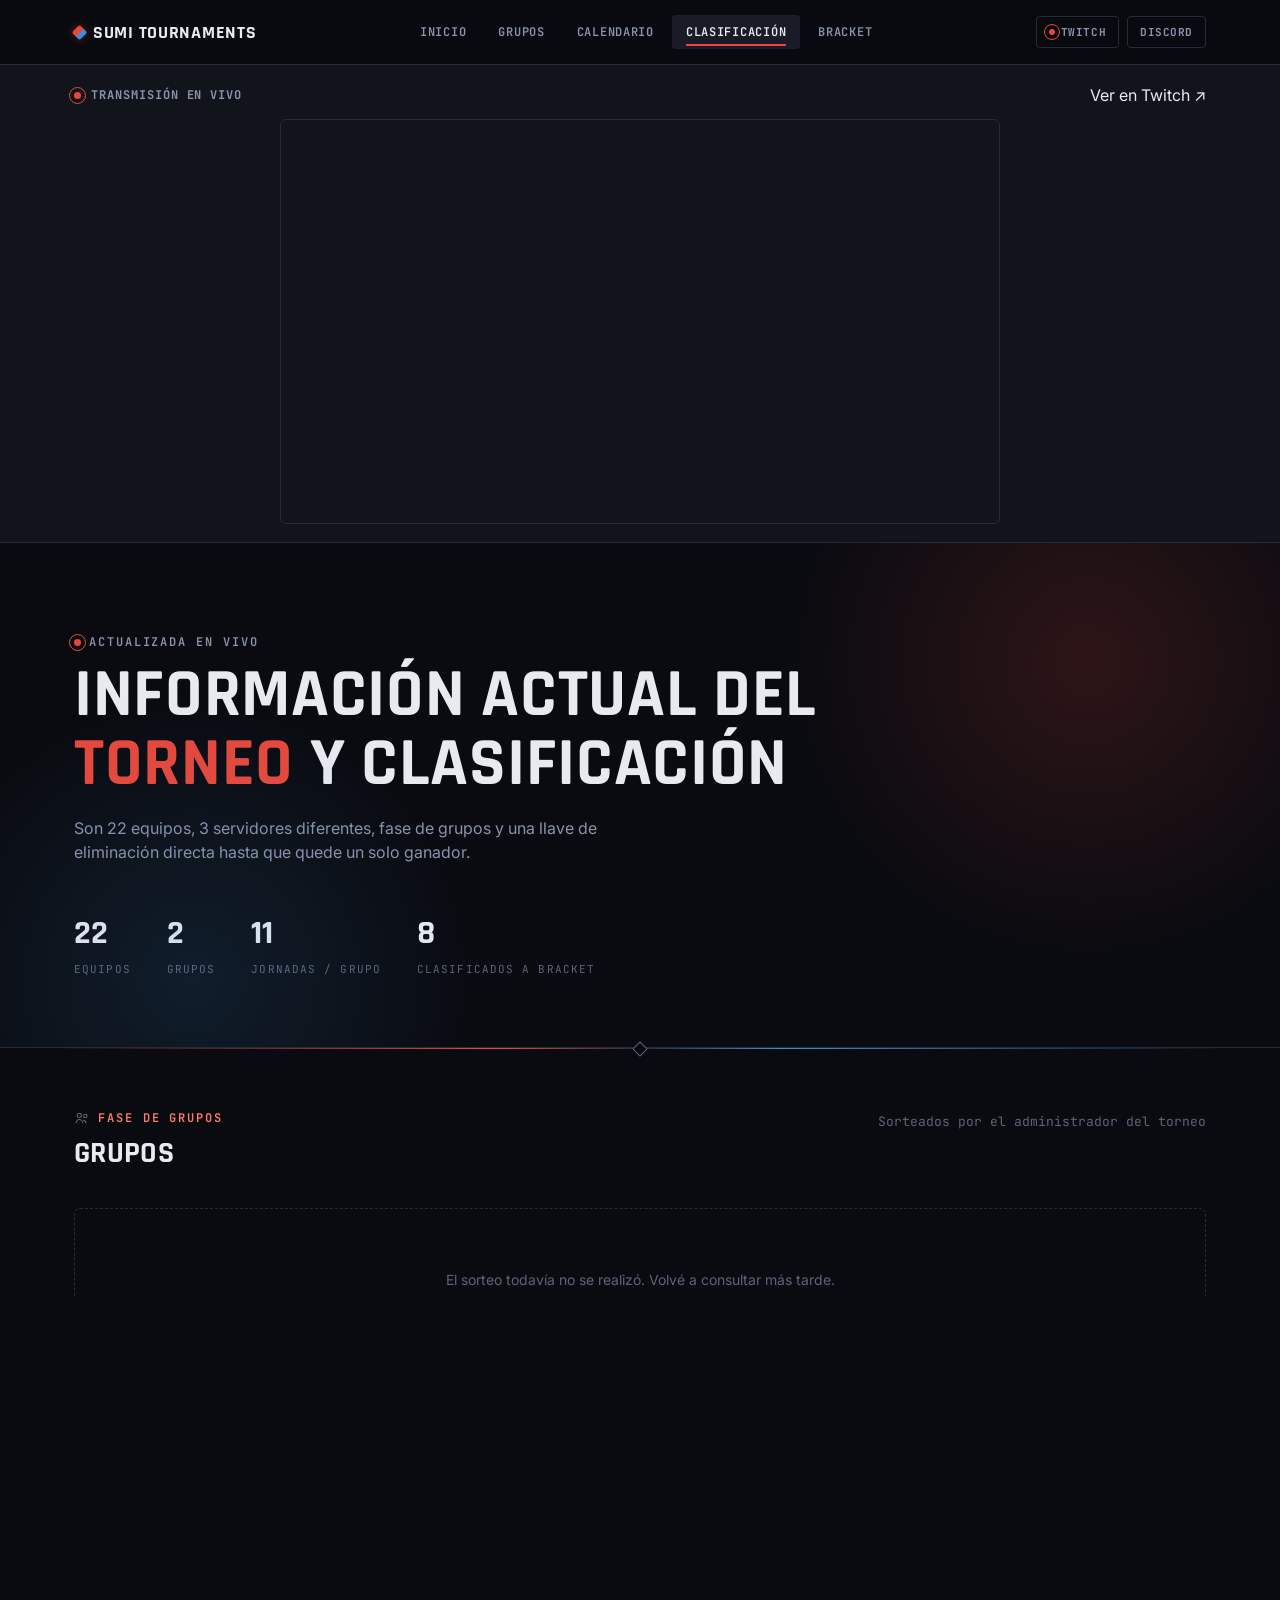
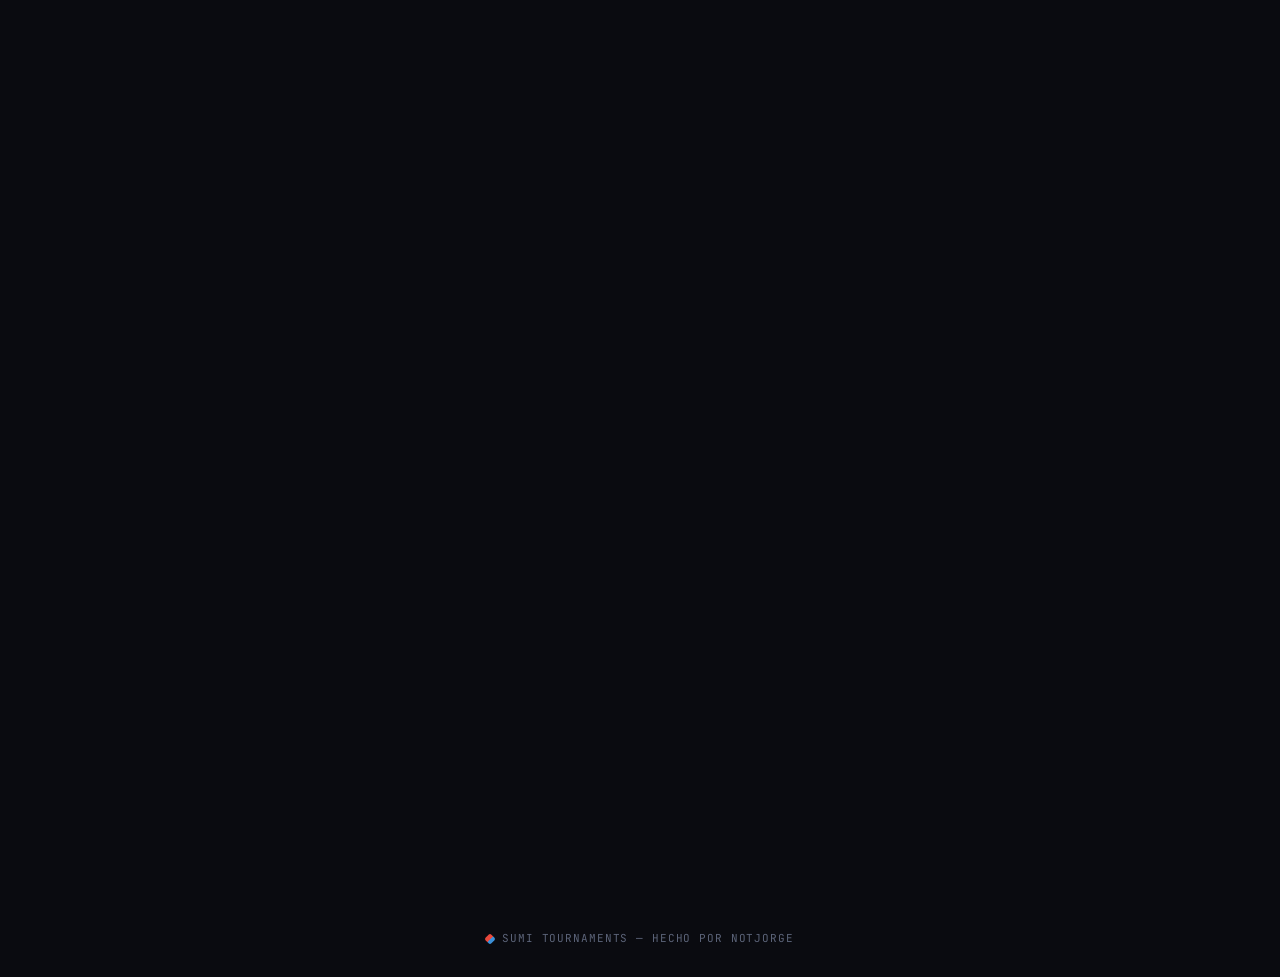
<file: index.html>
<!DOCTYPE html>
<html lang="es">
<head>
<meta charset="UTF-8" />
<title>Sumi Tournaments — Sitio Oficial</title>
<meta name="viewport" content="width=device-width, initial-scale=1" />
<link rel="stylesheet" href="css/style.css" />
</head>
<body>

<nav class="navbar">
  <div class="container nav-inner">
    <div class="nav-brand"><span class="brand-mark"></span>Sumi Tournaments</div>
    <div class="nav-links" id="navLinks">
      <a href="#inicio">Inicio</a>
      <a href="#grupos">Grupos</a>
      <a href="#calendario">Calendario</a>
      <a href="#clasificacion">Clasificación</a>
      <a href="#bracket">Bracket</a>
    </div>
    <div class="nav-social" id="navSocial"></div>
    <button class="nav-toggle" id="navToggle">☰</button>
  </div>
</nav>

<section class="twitch-bar" id="twitchBar" style="display:none;">
  <div class="container twitch-bar-inner">
    <div class="twitch-bar-head">
      <span class="live-dot"></span>
      <span class="twitch-bar-title">Transmisión en vivo</span>
      <a id="twitchOpenLink" href="#" target="_blank" rel="noopener" class="btn btn-ghost btn-sm">Ver en Twitch ↗</a>
    </div>
    <div class="twitch-embed-wrap">
      <iframe id="twitchEmbedFrame" allowfullscreen scrolling="no" frameborder="0"></iframe>
    </div>
  </div>
</section>

<header class="hero" id="inicio">
  <div class="container">
    <div class="eyebrow eyebrow-live"><span class="live-dot"></span>Actualizada en vivo</div>
    <h1 class="hero-title reveal-in"> Información actual del <span class="accent">torneo</span> y clasificación </h1>
    <p class="hero-sub reveal-in delay-1">Son 22 equipos, 3 servidores diferentes, fase de grupos y una llave de eliminación directa hasta que quede un solo ganador.</p>
    <div class="hero-stats reveal-in delay-2">
      <div class="hero-stat"><div class="num">22</div><div class="label">Equipos</div></div>
      <div class="hero-stat"><div class="num">2</div><div class="label">Grupos</div></div>
      <div class="hero-stat"><div class="num">11</div><div class="label">Jornadas / grupo</div></div>
      <div class="hero-stat"><div class="num">8</div><div class="label">Clasificados a bracket</div></div>
    </div>
  </div>
</header>

<div class="vs-divider"></div>

<section class="block reveal" id="grupos">
  <div class="container">
    <div class="section-head">
      <div>
        <div class="eyebrow"><svg class="section-icon" viewBox="0 0 24 24" fill="none" stroke="currentColor" stroke-width="1.6"><circle cx="8" cy="8" r="3.2"/><circle cx="17" cy="9" r="2.6"/><path d="M3 20c0-3.3 2.4-5.8 5-5.8s5 2.5 5 5.8"/><path d="M13.4 15.2c2.6.3 4.6 2.4 4.6 4.8"/></svg>Fase de grupos</div>
        <h2 class="section-title">Grupos</h2>
      </div>
      <div class="section-note">Sorteados por el administrador del torneo</div>
    </div>
    <div id="groupsWrap"></div>
  </div>
</section>

<div class="vs-divider"></div>

<section class="block reveal" id="calendario">
  <div class="container">
    <div class="section-head">
      <div>
        <div class="eyebrow"><svg class="section-icon" viewBox="0 0 24 24" fill="none" stroke="currentColor" stroke-width="1.6"><rect x="3.5" y="5" width="17" height="15" rx="2"/><path d="M3.5 9.5h17"/><path d="M8 3v4M16 3v4"/></svg>Jornadas</div>
        <h2 class="section-title">Calendario</h2>
      </div>
      <div class="section-note">Ida · 11 jornadas por grupo</div>
    </div>
    <div id="scheduleWrap"></div>
  </div>
</section>

<div class="vs-divider"></div>

<section class="block reveal" id="clasificacion">
  <div class="container">
    <div class="section-head">
      <div>
        <div class="eyebrow"><svg class="section-icon" viewBox="0 0 24 24" fill="none" stroke="currentColor" stroke-width="1.6"><path d="M4 20V10M12 20V4M20 20v-7"/></svg>Tabla de posiciones</div>
        <h2 class="section-title">Clasificación</h2>
      </div>
      <div class="section-note">Top 4 de cada grupo avanza al bracket</div>
    </div>
    <div id="standingsWrap"></div>
  </div>
</section>

<div class="vs-divider"></div>

<section class="block reveal" id="bracket" style="border-bottom:none;">
  <div class="container">
    <div class="section-head">
      <div>
        <div class="eyebrow"><svg class="section-icon" viewBox="0 0 24 24" fill="none" stroke="currentColor" stroke-width="1.6"><path d="M4 6h5M4 18h5M9 6v5.2c0 .5.4 1 1 1h4M9 18v-5.2c0-.5.4-1 1-1h4M17 6a2 2 0 1 0 0 4 2 2 0 0 0 0-4ZM17 14a2 2 0 1 0 0 4 2 2 0 0 0 0-4Z"/></svg>Fase final</div>
        <h2 class="section-title">Bracket</h2>
      </div>
      <div class="section-note">Top 8 · eliminación directa</div>
    </div>
    <div id="bracketWrap"></div>
  </div>
</section>

<footer><span class="brand-mark small"></span>Sumi Tournaments — hecho por NotJorge</footer>

<script src="js/config.js"></script>
<script src="js/data.js"></script>
<script src="js/schedule.js"></script>
<script src="js/standings.js"></script>
<script src="js/bracket.js"></script>
<script src="js/app.js"></script>
</body>
</html>
</file>
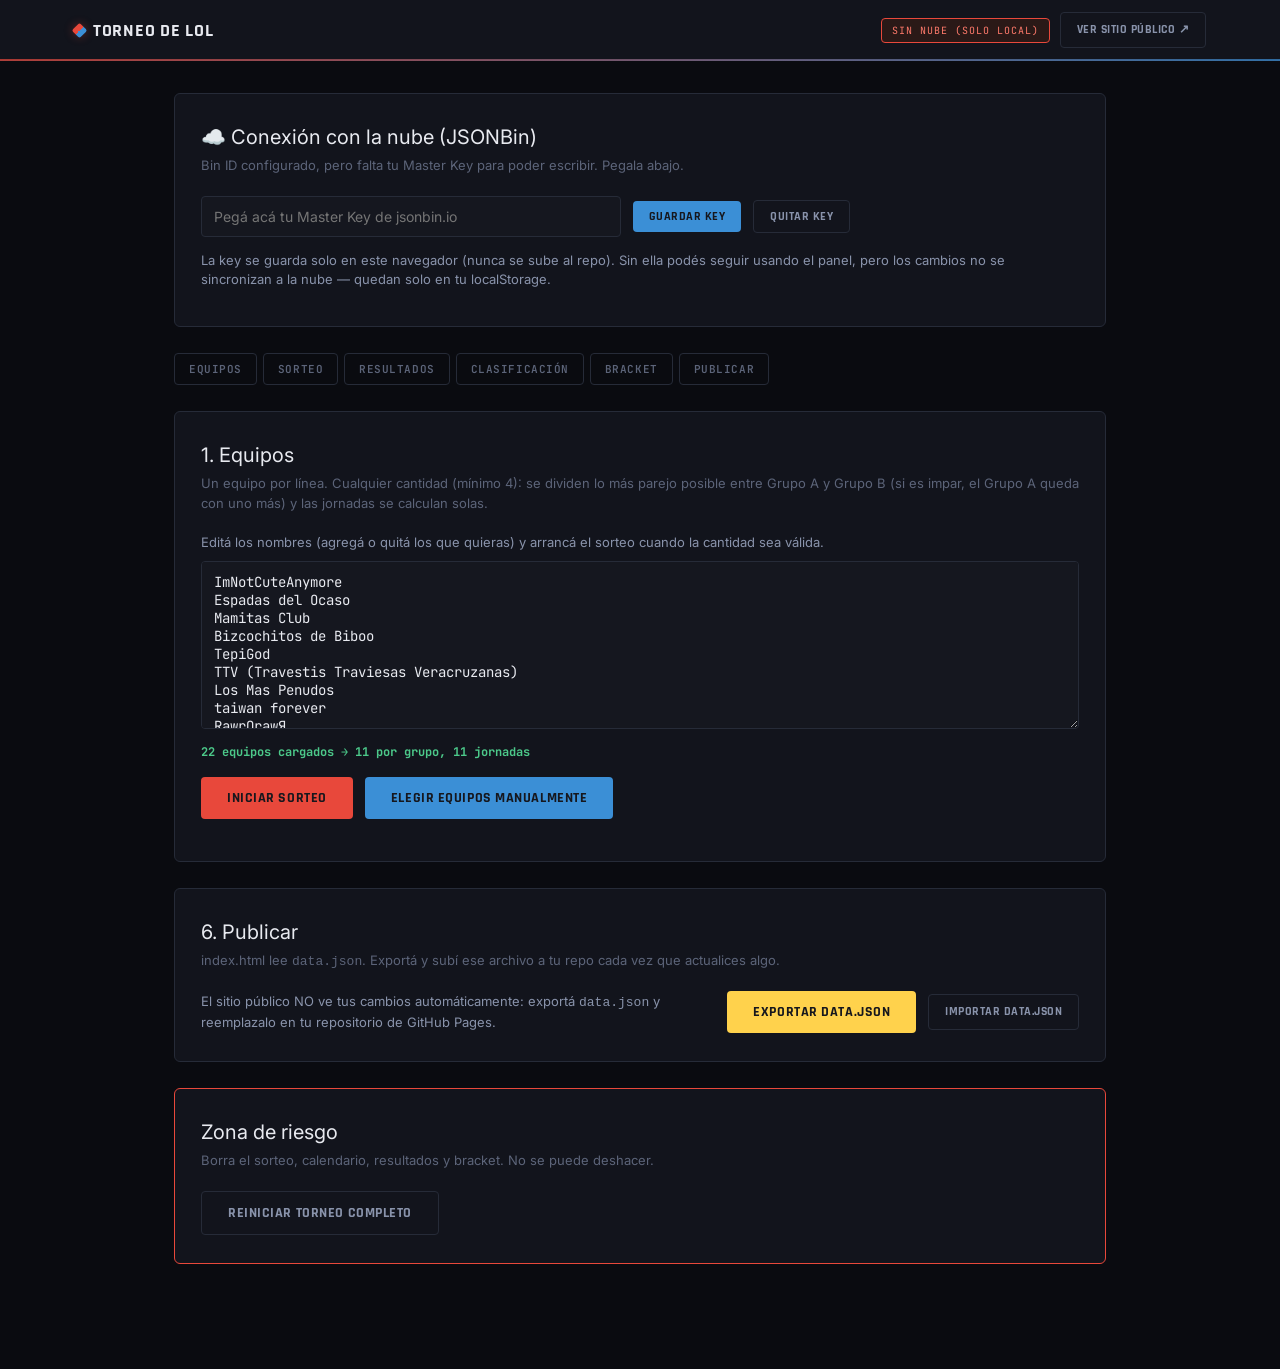
<file: admin.html>
<!DOCTYPE html>
<html lang="es">
<head>
<meta charset="UTF-8" />
<title>Torneo de LoL — Panel de administrador</title>
<meta name="viewport" content="width=device-width, initial-scale=1" />

<link rel="stylesheet" href="css/style.css" />
<link rel="stylesheet" href="css/admin.css" />

</head>


<body class="admin-body">


<!-- TODO EL PANEL ADMIN -->

<div id="adminContent">



<div class="admin-topbar">

  <div class="container admin-topbar-inner">

    <div class="nav-brand">
      <span class="brand-mark"></span>
      Torneo de LoL
    </div>

    <div class="admin-topbar-links">

      <span class="admin-badge" id="cloudStatus">
        <span class="live-dot"></span>
        Modo admin
      </span>

      <a href="index.html" 
      class="btn btn-ghost btn-sm" 
      target="_blank">
        Ver sitio público ↗
      </a>

    </div>

  </div>

</div>



<main class="admin-main">

  <!-- Conexión con la nube (JSONBin) -->
  <section class="admin-panel" id="panelCloud">
    <div class="admin-panel-title">☁️ Conexión con la nube (JSONBin)</div>
    <div class="admin-panel-sub" id="cloudSub"></div>
    <div class="actions-row">
      <input type="text" id="jsonbinKeyInput" placeholder="Pegá acá tu Master Key de jsonbin.io" style="max-width:420px;" />
      <button id="saveKeyBtn" class="btn btn-secondary btn-sm">Guardar key</button>
      <button id="clearKeyBtn" class="btn btn-ghost btn-sm">Quitar key</button>
    </div>
    <div class="field-hint" style="margin-top:10px;">La key se guarda solo en este navegador (nunca se sube al repo). Sin ella podés seguir usando el panel, pero los cambios no se sincronizan a la nube — quedan solo en tu localStorage.</div>
  </section>

  <div class="admin-steps" id="stepsBar"></div>

  <!-- PASO 1: Equipos -->
  <section class="admin-panel" id="panelTeams">
    <div class="admin-panel-title">1. Equipos</div>
    <div class="admin-panel-sub">Un equipo por línea. Cualquier cantidad (mínimo 4): se dividen lo más parejo posible entre Grupo A y Grupo B (si es impar, el Grupo A queda con uno más) y las jornadas se calculan solas.</div>
    <div class="field-hint">Editá los nombres (agregá o quitá los que quieras) y arrancá el sorteo cuando la cantidad sea válida.</div>
    <textarea id="teamsInput" rows="8"></textarea>
    <div id="teamCount" class="count-line"></div>
    <div class="actions-row" style="margin-top:16px;">
      <button id="drawStartBtn" class="btn btn-primary">Iniciar sorteo</button>
      <button id="manualStartBtn" class="btn btn-secondary">Elegir equipos manualmente</button>
    </div>
  </section>

  <!-- PASO 2b: Asignación manual de grupos -->
  <section class="admin-panel" id="panelManual" style="display:none;">
    <div class="admin-panel-title">2. Asignación manual de grupos</div>
    <div class="admin-panel-sub">Repartí los equipos entre los dos grupos vos mismo (uno por línea en cada caja). Tenés que usar cada equipo cargado exactamente una vez entre los dos grupos — podés mover nombres de una caja a la otra libremente.</div>
    <div class="actions-row">
      <button id="manualEditTeamsBtn" class="btn btn-ghost btn-sm">← Volver a la lista de equipos</button>
    </div>
    <div class="pods-grid">
      <div class="pod A">
        <div class="pod-label">Grupo A</div>
        <textarea id="manualGroupA" rows="10"></textarea>
      </div>
      <div class="pod B">
        <div class="pod-label">Grupo B</div>
        <textarea id="manualGroupB" rows="10"></textarea>
      </div>
    </div>
    <div id="manualStatus" class="count-line"></div>
    <div class="actions-row" style="margin-top:16px;">
      <button id="manualConfirmBtn" class="btn btn-primary">Confirmar grupos</button>
    </div>
  </section>

  <!-- PASO 2: Sorteo -->
  <section class="admin-panel" id="panelDraw" style="display:none;">
    <div class="admin-panel-title">2. Sorteo en vivo</div>
    <div class="admin-panel-sub">Revelación equipo por equipo, alternando Grupo A / Grupo B.</div>
    <div class="actions-row">
      <button id="revealBtn" class="btn btn-primary">Sortear equipo</button>
      <button id="muteBtn" class="icon-btn" title="Silenciar">🔊</button>
      <button id="editTeamsBtn" class="btn btn-ghost btn-sm">Editar equipos</button>
      <button id="editGroupsManualBtn" class="btn btn-ghost btn-sm">Editar grupos a mano</button>
    </div>
    <div id="drawStatus" class="status-line"></div>
    <div class="pods-grid">
      <div class="pod A"><div class="pod-label">Grupo A</div><div id="slotsA"></div></div>
      <div class="pod B"><div class="pod-label">Grupo B</div><div id="slotsB"></div></div>
    </div>
    <div class="actions-row">
      <button id="genScheduleBtn" class="btn btn-secondary" style="display:none;">Generar calendario</button>
    </div>
  </section>

  <!-- PASO 3: Resultados -->
  <section class="admin-panel" id="panelResults" style="display:none;">
    <div class="admin-panel-title">3. Resultados</div>
    <div class="admin-panel-sub">Cargá el marcador de cada partido. La clasificación se recalcula sola.</div>
    <button class="btn btn-ghost btn-sm" id="regenScheduleBtn" style="margin-bottom:14px;" title="Vuelve a armar el calendario con los mismos grupos (por ejemplo, para corregir el bug de equipos impares). Borra los resultados ya cargados.">🔄 Regenerar calendario</button>
    <div class="tabs">
      <button class="tab" id="resTabA" data-group="A">Grupo A</button>
      <button class="tab" id="resTabB" data-group="B">Grupo B</button>
    </div>
    <div class="tabs" id="resRoundTabs"></div>
    <div id="resultsList"></div>
  </section>

  <!-- PASO 4: Clasificación -->
  <section class="admin-panel" id="panelStandings" style="display:none;">
    <div class="admin-panel-title">4. Clasificación</div>
    <div class="admin-panel-sub">Se calcula sola a partir de los resultados cargados. Top 4 clasifica.</div>
    <div id="standingsAdminWrap" class="groups-grid"></div>
  </section>

  <!-- PASO 5: Bracket -->
  <section class="admin-panel" id="panelBracket" style="display:none;">
    <div class="admin-panel-title">5. Bracket (Top 8)</div>
    <div class="admin-panel-sub">Se arma solo con los 4 primeros de cada grupo: A1-B4, A2-B3, B1-A4, B2-A3.</div>
    <div class="actions-row">
      <button id="genBracketBtn" class="btn btn-primary">Generar bracket (Top 8)</button>
      <button id="rebuildBracketBtn" class="btn btn-ghost btn-sm" style="display:none;">Rehacer bracket</button>
    </div>
    <div id="bracketNotice" class="bracket-info-line"></div>
    <div id="championBannerAdmin" class="champion-banner" style="display:none;"></div>
    <div id="bracketAdminWrap"></div>
  </section>

  <!-- PASO 6: Publicar -->
  <section class="admin-panel" id="panelPublish">
    <div class="admin-panel-title">6. Publicar</div>
    <div class="admin-panel-sub">index.html lee <code>data.json</code>. Exportá y subí ese archivo a tu repo cada vez que actualices algo.</div>
    <div class="export-panel">
      <div class="hint">El sitio público NO ve tus cambios automáticamente: exportá <code>data.json</code> y reemplazalo en tu repositorio de GitHub Pages.</div>
      <div class="actions-row" style="margin-bottom:0;">
        <button id="exportBtn" class="btn btn-gold">Exportar data.json</button>
        <label class="btn btn-ghost btn-sm" style="cursor:pointer;">Importar data.json
          <input type="file" id="importInput" accept="application/json" style="display:none;" />
        </label>
      </div>
    </div>
  </section>

  <section class="admin-panel danger-zone">
    <div class="admin-panel-title">Zona de riesgo</div>
    <div class="admin-panel-sub">Borra el sorteo, calendario, resultados y bracket. No se puede deshacer.</div>
    <button id="resetAllBtn" class="btn btn-ghost">Reiniciar torneo completo</button>
  </section>

</main>




<script src="js/config.js"></script>
<script src="js/data.js"></script>
<script src="js/schedule.js"></script>
<script src="js/standings.js"></script>
<script src="js/bracket.js"></script>
<script src="js/draw.js"></script>
<script src="js/admin.js"></script>

</div>


</body>
</html>
</file>
<file: css/style.css>
/* =========================================================
   style.css — Sistema de diseño del sitio público
   ---------------------------------------------------------
   Paleta: fondo casi negro, superficie grafito, rojo/azul
   como identidad de Grupo A / Grupo B, oro para el campeón.
   Tipografía: Rajdhani (display, angular/esports) + Inter (texto).
   ========================================================= */

@import url("https://fonts.googleapis.com/css2?family=Rajdhani:wght@600;700&family=Inter:wght@400;500;600;700&family=JetBrains+Mono:wght@600&display=swap");

:root {
  --bg: #0A0B10;
  --surface: #12141C;
  --surface-2: #191C26;
  --surface-3: #15171F;
  --border: #262B38;
  --text: #E8EAF0;
  --text-dim: #8993AB;
  --text-mute: #5C6479;

  --red: #E8483B;
  --red-soft: #FF7A6B;
  --red-bg: #2A1917;
  --blue: #3B8FD6;
  --blue-soft: #6FB4EE;
  --blue-bg: #16202C;
  --gold: #FFD24C;
  --gold-dim: #C9A13A;
  --green: #4CC98A;

  --font-display: "Rajdhani", sans-serif;
  --font-body: "Inter", sans-serif;
  --font-mono: "JetBrains Mono", monospace;

  --radius: 6px;
  --shadow-lg: 0 20px 50px -20px rgba(0,0,0,0.6);
}

* { box-sizing: border-box; }
html { scroll-behavior: smooth; }
body {
  margin: 0;
  background:
    linear-gradient(var(--bg), var(--bg)),
    repeating-linear-gradient(0deg, rgba(232,234,240,0.025) 0 1px, transparent 1px 64px),
    repeating-linear-gradient(90deg, rgba(232,234,240,0.025) 0 1px, transparent 1px 64px);
  background-blend-mode: normal;
  color: var(--text);
  font-family: var(--font-body);
  line-height: 1.5;
}
img { max-width: 100%; display: block; }
a { color: inherit; text-decoration: none; }
::selection { background: var(--red); color: var(--bg); }

*:focus-visible {
  outline: 2px solid var(--gold);
  outline-offset: 2px;
}

@media (prefers-reduced-motion: reduce) {
  * { animation-duration: 0.01ms !important; animation-iteration-count: 1 !important; transition-duration: 0.01ms !important; scroll-behavior: auto !important; }
}

.container { max-width: 1180px; margin: 0 auto; padding: 0 24px; }

.eyebrow {
  font-family: var(--font-mono);
  font-size: 12px;
  font-weight: 600;
  letter-spacing: 0.16em;
  text-transform: uppercase;
  color: var(--red-soft);
  display: flex;
  align-items: center;
  gap: 8px;
}

.section-icon {
  width: 16px;
  height: 16px;
  flex-shrink: 0;
  color: var(--text-mute);
}

/* ---------- Marca: diamante partido rojo/azul ---------- */
.brand-mark {
  width: 11px;
  height: 11px;
  flex-shrink: 0;
  transform: rotate(45deg);
  background: conic-gradient(from 180deg, var(--red) 0deg 180deg, var(--blue) 180deg 360deg);
  border-radius: 2px;
  box-shadow: 0 0 10px rgba(232, 72, 59, 0.35);
}
.brand-mark.small { width: 8px; height: 8px; margin-right: 8px; vertical-align: -1px; display: inline-block; box-shadow: none; }

/* ---------- Indicador "en vivo" ---------- */
.live-dot {
  width: 7px;
  height: 7px;
  border-radius: 50%;
  background: var(--red);
  display: inline-block;
  position: relative;
  flex-shrink: 0;
}
.live-dot::after {
  content: "";
  position: absolute;
  inset: -5px;
  border-radius: 50%;
  border: 1px solid var(--red);
  animation: livePulse 1.8s ease-out infinite;
}
@keyframes livePulse {
  0% { transform: scale(0.6); opacity: 0.9; }
  100% { transform: scale(2.1); opacity: 0; }
}
.eyebrow-live { color: var(--text-dim); }

/* ---------- Divisor firma: A vs B ---------- */
.vs-divider {
  position: relative;
  height: 1px;
  background: linear-gradient(90deg, transparent, var(--red) 38%, var(--border) 50%, var(--blue) 62%, transparent);
  max-width: 1180px;
  margin: 0 auto;
}
.vs-divider::after {
  content: "";
  position: absolute;
  left: 50%;
  top: 50%;
  width: 9px;
  height: 9px;
  transform: translate(-50%, -50%) rotate(45deg);
  background: var(--bg);
  border: 1px solid var(--text-mute);
}

/* ---------- Revelado en scroll ---------- */
.reveal { opacity: 0; transform: translateY(22px); transition: opacity 0.6s ease, transform 0.6s ease; }
.reveal.visible { opacity: 1; transform: translateY(0); }

.reveal-in { opacity: 0; transform: translateY(14px); animation: heroIn 0.7s ease forwards; }
.reveal-in.delay-1 { animation-delay: 0.12s; }
.reveal-in.delay-2 { animation-delay: 0.24s; }
@keyframes heroIn { to { opacity: 1; transform: translateY(0); } }

h1, h2, h3 {
  font-family: var(--font-display);
  font-weight: 700;
  text-transform: uppercase;
  letter-spacing: 0.01em;
  margin: 0;
}

/* ---------- Navegación ---------- */
.navbar {
  position: sticky;
  top: 0;
  z-index: 100;
  background: rgba(10, 11, 16, 0.85);
  backdrop-filter: blur(10px);
  border-bottom: 1px solid var(--border);
}
.nav-inner {
  display: flex;
  align-items: center;
  justify-content: space-between;
  height: 64px;
}
.nav-brand {
  font-family: var(--font-display);
  font-weight: 700;
  font-size: 18px;
  letter-spacing: 0.04em;
  text-transform: uppercase;
  display: flex;
  align-items: center;
  gap: 8px;
}
.nav-links { display: flex; gap: 4px; }
.nav-links a {
  position: relative;
  font-family: var(--font-mono);
  font-size: 12px;
  font-weight: 600;
  letter-spacing: 0.06em;
  text-transform: uppercase;
  color: var(--text-dim);
  padding: 8px 14px;
  border-radius: 4px;
  transition: color 0.15s ease, background 0.15s ease;
}
.nav-links a::after {
  content: "";
  position: absolute;
  left: 14px; right: 14px; bottom: 3px;
  height: 2px;
  background: var(--red);
  transform: scaleX(0);
  transform-origin: left;
  transition: transform 0.25s ease;
}
.nav-links a:hover, .nav-links a.active { color: var(--text); background: var(--surface-2); }
.nav-links a.active::after { transform: scaleX(1); }
.nav-toggle { display: none; background: none; border: 1px solid var(--border); color: var(--text); padding: 8px 10px; border-radius: 4px; cursor: pointer; }

.nav-social { display: flex; gap: 8px; }
.nav-social-btn {
  display: inline-flex; align-items: center; gap: 6px;
  font-family: var(--font-mono); font-size: 11px; font-weight: 700;
  letter-spacing: 0.05em; text-transform: uppercase;
  padding: 7px 12px; border-radius: 4px; border: 1px solid var(--border);
  color: var(--text-dim); transition: color 0.15s ease, border-color 0.15s ease, background 0.15s ease;
}
.nav-social-btn:hover { color: var(--text); border-color: var(--text-mute); background: var(--surface-2); }
.nav-social-btn.twitch:hover { color: #A970FF; border-color: #A970FF; }
.nav-social-btn.discord:hover { color: #7289DA; border-color: #7289DA; }
.nav-social-btn .live-dot { width: 6px; height: 6px; }

/* ---------- Twitch: barra con el embed en vivo ---------- */
.twitch-bar { background: var(--surface); border-bottom: 1px solid var(--border); padding: 18px 0; }
.twitch-bar-head { display: flex; align-items: center; gap: 10px; margin-bottom: 12px; }
.twitch-bar-title { font-family: var(--font-mono); font-size: 12px; font-weight: 700; letter-spacing: 0.08em; text-transform: uppercase; color: var(--text-dim); flex: 1; }
.twitch-embed-wrap { position: relative; width: 100%; max-width: 720px; margin: 0 auto; aspect-ratio: 16 / 9; border-radius: var(--radius); overflow: hidden; border: 1px solid var(--border); }
.twitch-embed-wrap iframe { position: absolute; inset: 0; width: 100%; height: 100%; border: 0; }

/* ---------- Hero ---------- */
.hero {
  padding: 90px 0 70px;
  border-bottom: 1px solid var(--border);
  position: relative;
  overflow: hidden;
}
.hero::before {
  content: "";
  position: absolute;
  top: -40%; right: -10%;
  width: 640px; height: 640px;
  background: radial-gradient(circle, rgba(232,72,59,0.16), transparent 65%);
  pointer-events: none;
  animation: orbFloat 12s ease-in-out infinite;
}
.hero::after {
  content: "";
  position: absolute;
  bottom: -50%; left: -10%;
  width: 640px; height: 640px;
  background: radial-gradient(circle, rgba(59,143,214,0.14), transparent 65%);
  pointer-events: none;
  animation: orbFloat 12s ease-in-out infinite reverse;
}
@keyframes orbFloat {
  0%, 100% { transform: translate(0, 0); }
  50% { transform: translate(-24px, 18px); }
}
.hero-title {
  font-size: clamp(38px, 6vw, 68px);
  line-height: 1.02;
  margin-top: 10px;
  max-width: 780px;
}
.hero-title .accent { color: var(--red); }
.hero-sub { color: var(--text-dim); max-width: 560px; margin-top: 16px; font-size: 16px; }
.hero-stats {
  display: flex;
  gap: 36px;
  margin-top: 44px;
  flex-wrap: wrap;
}
.hero-stat { transition: transform 0.2s ease; }
.hero-stat:hover { transform: translateY(-3px); }
.hero-stat .num { font-family: var(--font-display); font-size: 34px; font-weight: 700; color: var(--text); }
.hero-stat .label { font-family: var(--font-mono); font-size: 11px; letter-spacing: 0.1em; text-transform: uppercase; color: var(--text-mute); margin-top: 2px; }

/* ---------- Secciones ---------- */
section.block { padding: 60px 0; }
.section-head { margin-bottom: 32px; display: flex; align-items: baseline; justify-content: space-between; gap: 16px; flex-wrap: wrap; }
.section-title { font-size: 30px; margin-top: 4px; }
.section-note { color: var(--text-mute); font-size: 13px; font-family: var(--font-mono); }

.empty-state {
  text-align: center;
  padding: 60px 20px;
  color: var(--text-mute);
  border: 1px dashed var(--border);
  border-radius: var(--radius);
  font-size: 14px;
}

/* ---------- Grupos ---------- */
.groups-grid { display: grid; grid-template-columns: 1fr 1fr; gap: 20px; }
.group-card {
  background: var(--surface);
  border: 1px solid var(--border);
  border-radius: var(--radius);
  overflow: hidden;
  transition: transform 0.2s ease, border-color 0.2s ease, box-shadow 0.2s ease;
}
.group-card:hover {
  transform: translateY(-3px);
  box-shadow: var(--shadow-lg);
}
.group-card.A:hover { border-color: var(--red); }
.group-card.B:hover { border-color: var(--blue); }
.group-card .gc-head {
  padding: 16px 20px;
  font-family: var(--font-display);
  font-weight: 700;
  font-size: 16px;
  letter-spacing: 0.06em;
  text-transform: uppercase;
  border-bottom: 1px solid var(--border);
}
.group-card.A .gc-head { color: var(--red-soft); border-top: 3px solid var(--red); background: var(--red-bg); }
.group-card.B .gc-head { color: var(--blue-soft); border-top: 3px solid var(--blue); background: var(--blue-bg); }
.group-list { list-style: none; margin: 0; padding: 6px 0; }
.group-list li {
  display: flex;
  align-items: center;
  gap: 12px;
  padding: 10px 20px;
  font-size: 14px;
  font-weight: 600;
  border-bottom: 1px solid var(--border);
  transition: background 0.15s ease, padding-left 0.15s ease;
}
.group-list li:last-child { border-bottom: none; }
.group-list li:hover { background: var(--surface-2); padding-left: 24px; }
.group-list .idx { font-family: var(--font-mono); color: var(--text-mute); font-size: 12px; width: 18px; }

/* ---------- Calendario ---------- */
.round-tabs { display: flex; gap: 6px; flex-wrap: wrap; margin-bottom: 20px; }
.round-tab-btn {
  font-family: var(--font-mono);
  font-size: 11px;
  font-weight: 600;
  letter-spacing: 0.04em;
  text-transform: uppercase;
  padding: 7px 13px;
  border-radius: 4px;
  border: 1px solid var(--border);
  background: transparent;
  color: var(--text-mute);
  cursor: pointer;
}
.round-tab-btn.active { background: var(--surface-2); color: var(--text); border-color: var(--text-mute); }
.match-time { display: block; font-family: var(--font-mono); font-size: 10px; color: var(--text-mute); margin-top: 3px; }
.group-toggle { display: flex; gap: 8px; margin-bottom: 18px; }
.group-toggle-btn {
  font-family: var(--font-display);
  font-weight: 700;
  letter-spacing: 0.05em;
  text-transform: uppercase;
  padding: 10px 22px;
  border-radius: 4px;
  border: 1px solid var(--border);
  background: transparent;
  color: var(--text-mute);
  cursor: pointer;
}
.group-toggle-btn.active.A { color: var(--red-soft); border-color: var(--red); background: var(--red-bg); }
.group-toggle-btn.active.B { color: var(--blue-soft); border-color: var(--blue); background: var(--blue-bg); }

.match-card {
  display: grid;
  grid-template-columns: 1fr auto 1fr;
  align-items: center;
  gap: 14px;
  background: var(--surface);
  border: 1px solid var(--border);
  border-radius: var(--radius);
  padding: 16px 20px;
  margin-bottom: 10px;
  transition: transform 0.15s ease, border-color 0.15s ease;
  animation: cardIn 0.35s ease both;
}
.match-card:hover { transform: translateX(3px); border-color: var(--text-mute); }
.match-card.A { border-left: 3px solid var(--red); }
.match-card.B { border-left: 3px solid var(--blue); }
@keyframes cardIn { from { opacity: 0; transform: translateY(6px); } to { opacity: 1; transform: translateY(0); } }
.match-team { font-weight: 700; font-size: 15px; overflow: hidden; text-overflow: ellipsis; white-space: nowrap; }
.match-team.right { text-align: right; }
.match-center { text-align: center; }
.match-score { font-family: var(--font-mono); font-size: 20px; font-weight: 700; }
.match-vs { font-family: var(--font-mono); font-size: 12px; color: var(--text-mute); font-weight: 600; }
.match-status {
  display: block;
  margin-top: 4px;
  font-family: var(--font-mono);
  font-size: 10px;
  letter-spacing: 0.08em;
  text-transform: uppercase;
}
.match-status.pending { color: var(--text-mute); }
.match-status.live { color: var(--red-soft); }
.match-status.done { color: var(--green); }

/* ---------- Clasificación ---------- */
.standings-table { width: 100%; border-collapse: collapse; background: var(--surface); border: 1px solid var(--border); border-radius: var(--radius); overflow: hidden; }
.standings-table th, .standings-table td { padding: 12px 14px; text-align: center; font-size: 13px; border-bottom: 1px solid var(--border); transition: background 0.15s ease; }
.standings-table tbody tr:hover td { background: var(--surface-2); }
.standings-table th {
  font-family: var(--font-mono);
  font-size: 10px;
  letter-spacing: 0.08em;
  text-transform: uppercase;
  color: var(--text-mute);
  background: var(--surface-3);
}
.standings-table td.team-cell { text-align: left; font-weight: 700; }
.standings-table tr:last-child td { border-bottom: none; }
.standings-table tr.classified td { background: rgba(76, 201, 138, 0.06); }
.standings-table tr.classified td.team-cell::after {
  content: "CLASIFICADO";
  font-family: var(--font-mono);
  font-size: 9px;
  letter-spacing: 0.06em;
  color: var(--green);
  margin-left: 10px;
  font-weight: 700;
}
.standings-table td.pts-cell { font-family: var(--font-mono); font-weight: 700; color: var(--text); }

/* ---------- Bracket ---------- */
.champion-banner {
  text-align: center;
  background: linear-gradient(135deg, #362A0E, #1E170A);
  border: 1px solid var(--gold-dim);
  border-radius: var(--radius);
  padding: 26px;
  margin-bottom: 32px;
  position: relative;
  overflow: hidden;
  animation: bannerIn 0.5s ease both;
}
.champion-banner::before {
  content: "";
  position: absolute;
  top: 0; left: -60%;
  width: 40%; height: 100%;
  background: linear-gradient(100deg, transparent, rgba(255,210,76,0.16), transparent);
  animation: bannerSheen 3.2s ease-in-out infinite;
}
@keyframes bannerSheen { 0% { left: -60%; } 100% { left: 140%; } }
@keyframes bannerIn { from { opacity: 0; transform: scale(0.97); } to { opacity: 1; transform: scale(1); } }
.champion-banner .cb-label { font-family: var(--font-mono); font-size: 11px; letter-spacing: 0.16em; text-transform: uppercase; color: var(--gold-dim); font-weight: 700; position: relative; }
.champion-banner .cb-name { font-family: var(--font-display); font-size: 32px; font-weight: 700; color: var(--gold); text-transform: uppercase; margin-top: 6px; position: relative; }

.bracket-scroll { overflow-x: auto; padding-bottom: 12px; }
.bracket { display: flex; gap: 46px; min-width: 780px; }
.bracket-round { display: flex; flex-direction: column; justify-content: space-around; gap: 22px; min-width: 200px; flex: 1; position: relative; }
.bracket-round-label { font-family: var(--font-mono); font-size: 11px; color: var(--text-mute); text-transform: uppercase; letter-spacing: 0.08em; font-weight: 700; text-align: center; margin-bottom: 6px; }
.bracket-match {
  background: var(--surface);
  border: 1px solid var(--border);
  border-radius: var(--radius);
  overflow: hidden;
  position: relative;
  transition: border-color 0.2s ease, transform 0.2s ease;
}
.bracket-match:hover { transform: translateY(-2px); border-color: var(--text-mute); }
.bracket-round:not(:last-child) .bracket-match::after {
  content: "";
  position: absolute;
  right: -23px; top: 50%;
  width: 23px; height: 1px;
  background: var(--border);
}
.bracket-match:has(.bracket-team.winner)::after { background: var(--gold-dim); }
.bracket-team {
  display: flex;
  align-items: center;
  justify-content: space-between;
  gap: 10px;
  width: 100%;
  padding: 11px 14px;
  font-size: 13px;
  font-weight: 700;
  overflow: hidden;
  text-overflow: ellipsis;
  white-space: nowrap;
}
.bracket-team:not(:last-child) { border-bottom: 1px solid var(--border); }
.bracket-team { transition: color 0.2s ease, background 0.2s ease; }
.bracket-team .bt-score { font-family: var(--font-mono); color: var(--text-mute); }
.bracket-team.winner { color: var(--gold); background: rgba(255, 210, 76, 0.06); }
.bracket-team.winner .bt-score { color: var(--gold-dim); }
.bracket-team.loser { color: var(--text-mute); text-decoration: line-through; }
.bracket-team.tbd { color: var(--text-mute); font-style: italic; font-weight: 400; }

/* ---------- Footer ---------- */
footer { padding: 30px 0; text-align: center; color: var(--text-mute); font-family: var(--font-mono); font-size: 11px; letter-spacing: 0.08em; text-transform: uppercase; }

/* ---------- Responsive ---------- */
@media (max-width: 780px) {
  .nav-links { position: fixed; top: 64px; left: 0; right: 0; background: var(--bg); border-bottom: 1px solid var(--border); flex-direction: column; padding: 8px; display: none; }
  .nav-links.open { display: flex; }
  .nav-toggle { display: inline-flex; }
  .nav-social-btn { padding: 8px 10px; font-size: 10px; }
  .groups-grid { grid-template-columns: 1fr; }
  .hero { padding: 60px 0 44px; }
  .match-card { padding: 12px; gap: 8px; }
  .match-team { font-size: 13px; }
  .standings-table { font-size: 11px; }
  .standings-table th, .standings-table td { padding: 8px 6px; }
}
</file>
<file: css/admin.css>
/* =========================================================
   admin.css — Estilos exclusivos del panel de administrador
   (se carga junto a style.css, que aporta la base/paleta)
   ========================================================= */

body.admin-body { min-height: 100vh; }

.admin-topbar {
  position: relative;
  border-bottom: 1px solid var(--border);
  background: var(--surface);
}
.admin-topbar::after {
  content: "";
  position: absolute;
  left: 0; right: 0; bottom: -1px;
  height: 2px;
  background: linear-gradient(90deg, var(--red), var(--blue));
  opacity: 0.7;
}
.admin-topbar-inner { display: flex; align-items: center; justify-content: space-between; height: 60px; }
.admin-badge {
  display: inline-flex;
  align-items: center;
  gap: 7px;
  font-family: var(--font-mono);
  font-size: 10px;
  letter-spacing: 0.1em;
  text-transform: uppercase;
  color: var(--red-soft);
  background: var(--red-bg);
  border: 1px solid var(--red);
  padding: 4px 10px;
  border-radius: 4px;
}
.admin-topbar-links { display: flex; align-items: center; gap: 10px; }

.admin-main { max-width: 980px; margin: 0 auto; padding: 32px 24px 80px; }
.admin-panel {
  background: var(--surface);
  border: 1px solid var(--border);
  border-radius: var(--radius);
  padding: 28px 26px;
  margin-bottom: 26px;
  animation: panelIn 0.35s ease both;
  transition: border-color 0.2s ease;
}
@keyframes panelIn { from { opacity: 0; transform: translateY(10px); } to { opacity: 1; transform: translateY(0); } }
.admin-panel-title { font-size: 20px; margin-bottom: 4px; }
.admin-panel-sub { color: var(--text-mute); font-size: 13px; margin-bottom: 20px; }

.admin-steps { display: flex; gap: 6px; margin-bottom: 26px; flex-wrap: wrap; }
.admin-step {
  font-family: var(--font-mono);
  font-size: 11px;
  font-weight: 600;
  letter-spacing: 0.05em;
  text-transform: uppercase;
  padding: 7px 14px;
  border-radius: 4px;
  border: 1px solid var(--border);
  color: var(--text-mute);
  transition: color 0.25s ease, border-color 0.25s ease, background 0.25s ease;
}
.admin-step.done { color: var(--green); border-color: var(--green); }
.admin-step.current { color: var(--text); border-color: var(--text); background: var(--surface-2); }

/* Botones */
.btn {
  cursor: pointer;
  border: none;
  font-family: var(--font-display);
  font-weight: 700;
  text-transform: uppercase;
  letter-spacing: 0.04em;
  font-size: 14px;
  padding: 12px 26px;
  border-radius: 4px;
  transition: filter 0.12s ease, transform 0.12s ease, opacity 0.12s ease, box-shadow 0.12s ease;
}
.btn:hover:not(:disabled) { filter: brightness(1.12); transform: translateY(-1px); box-shadow: 0 6px 16px -8px rgba(0,0,0,0.5); }
.btn:active:not(:disabled) { transform: scale(0.97); }
.btn:disabled { opacity: 0.35; cursor: not-allowed; }
.btn-primary { background: var(--red); color: #16171D; }
.btn-secondary { background: var(--blue); color: #16171D; }
.btn-gold { background: var(--gold); color: #16171D; }
.btn-ghost { background: transparent; color: var(--text-dim); border: 1px solid var(--border); }
.btn-ghost:hover:not(:disabled) { color: var(--text); border-color: var(--text-mute); }
.btn-sm { padding: 8px 16px; font-size: 12px; }
.icon-btn {
  background: transparent; border: 1px solid var(--border); color: var(--text-dim);
  cursor: pointer; padding: 0 14px; height: 42px; font-size: 16px; border-radius: 4px;
}
.icon-btn:hover { color: var(--text); border-color: var(--text-mute); }

.actions-row { display: flex; gap: 12px; margin-bottom: 14px; flex-wrap: wrap; align-items: center; }
.status-line { font-size: 13px; color: var(--text-mute); margin-bottom: 6px; min-height: 18px; font-family: var(--font-mono); }

textarea, select, input[type="number"], input[type="text"] {
  width: 100%;
  background: var(--surface-3);
  color: var(--text);
  border: 1px solid var(--border);
  border-radius: 4px;
  padding: 11px 12px;
  font-size: 14px;
  font-family: var(--font-body);
}
textarea { font-family: var(--font-mono); resize: vertical; }
textarea::placeholder { color: var(--text-mute); }
.field-hint { font-size: 13px; color: var(--text-dim); margin-bottom: 8px; }
.count-line { font-size: 12px; margin-top: 8px; font-weight: 700; font-family: var(--font-mono); }
.count-line.ok { color: var(--green); }
.count-line.bad { color: var(--red); }

/* Slots del sorteo */
.pods-grid { display: grid; grid-template-columns: 1fr 1fr; gap: 16px; margin: 20px 0; }
.pod { background: var(--surface-3); border-radius: 4px; padding: 14px 16px; border: 1px solid var(--border); }
.pod.A { border-top: 3px solid var(--red); }
.pod.B { border-top: 3px solid var(--blue); }
.pod-label { font-family: var(--font-display); font-size: 15px; font-weight: 700; letter-spacing: 0.06em; text-transform: uppercase; margin-bottom: 10px; }
.pod.A .pod-label { color: var(--red-soft); }
.pod.B .pod-label { color: var(--blue-soft); }
.slot {
  display: flex; align-items: center; gap: 8px;
  background: var(--surface); border: 1px solid var(--border); border-radius: 3px;
  padding: 7px 10px; min-height: 32px; font-size: 13px; margin-bottom: 6px;
  transition: background 0.12s ease, border-color 0.12s ease;
}
.slot.flicker { background: var(--surface-2); }
.slot.locked.A { background: var(--red-bg); border-color: var(--red); }
.slot.locked.B { background: var(--blue-bg); border-color: var(--blue); }
.slot-num { font-family: var(--font-mono); font-size: 11px; color: var(--text-mute); width: 16px; flex-shrink: 0; font-weight: 700; }
.slot-name { color: var(--text-mute); overflow: hidden; text-overflow: ellipsis; white-space: nowrap; min-width: 0; }
.slot.locked .slot-name { color: var(--text); font-weight: 700; }
@keyframes pop { 0% { transform: scale(0.92); } 55% { transform: scale(1.05); } 100% { transform: scale(1); } }
.pop { animation: pop 0.28s ease; }

/* Tabs */
.tabs { display: flex; gap: 8px; margin-bottom: 14px; flex-wrap: wrap; align-items: center; }
.tab {
  cursor: pointer; border: 1px solid var(--border); background: transparent; color: var(--text-mute);
  font-family: var(--font-mono); font-weight: 700; text-transform: uppercase; letter-spacing: 0.03em;
  font-size: 12px; padding: 8px 16px; border-radius: 4px;
}
.tab.active-A { background: var(--red-bg); color: var(--red-soft); border-color: var(--red); }
.tab.active-B { background: var(--blue-bg); color: var(--blue-soft); border-color: var(--blue); }
.round-tab { padding: 6px 12px; font-size: 11px; }
.round-tab.active { background: var(--surface-2); color: var(--text); }
#addRoundBtn { border-style: dashed; color: var(--text-dim); }

/* Fila de resultado (admin) */
.result-row-wrap { margin-bottom: 12px; }
.result-row {
  display: grid; grid-template-columns: 1fr 70px auto 70px 1fr auto;
  align-items: center; gap: 10px;
  background: var(--surface-3); border: 1px solid var(--border); border-radius: 4px 4px 0 0;
  padding: 10px 14px;
  transition: border-color 0.15s ease;
  animation: cardIn 0.3s ease both;
}
.result-row-wrap:hover .result-row { border-color: var(--text-mute); }
.result-row.A { border-left: 3px solid var(--red); }
.result-row.B { border-left: 3px solid var(--blue); }
.result-team-select {
  font-weight: 700; font-size: 13px; background: transparent; border: 1px solid transparent;
  color: var(--text); padding: 6px 4px; cursor: pointer;
}
.result-team-select:hover, .result-team-select:focus { border-color: var(--border); background: var(--surface); }
.result-team-select.left { text-align: right; direction: rtl; }
.result-row input[type="number"] { text-align: center; padding: 8px 4px; }
.result-vs { font-family: var(--font-mono); font-size: 11px; color: var(--text-mute); text-align: center; }
.result-save { padding: 8px 14px; font-size: 11px; }
.result-status { font-family: var(--font-mono); font-size: 9px; letter-spacing: 0.06em; text-transform: uppercase; text-align: center; }
.result-status.pending { color: var(--text-mute); }
.result-status.done { color: var(--green); }

.result-row-extra {
  display: flex; align-items: center; gap: 14px; flex-wrap: wrap;
  background: var(--surface); border: 1px solid var(--border); border-top: none;
  border-radius: 0 0 4px 4px; padding: 8px 14px;
  font-size: 11px; color: var(--text-mute); font-family: var(--font-mono);
}
.result-row-extra label { display: flex; align-items: center; gap: 6px; }
.result-row-extra select, .result-row-extra input[type="text"] {
  width: auto; padding: 5px 8px; font-size: 11px; font-family: var(--font-mono);
}
.result-row-extra .match-time-input { min-width: 150px; }
.match-delete { color: var(--red-soft); margin-left: auto; }
.match-delete:hover { border-color: var(--red); }

/* Bracket admin (clicable) */
.bracket-info-line { font-size: 13px; color: var(--text-dim); margin-bottom: 16px; }
.bracket { display: flex; gap: 20px; overflow-x: auto; padding-bottom: 8px; }
.bracket-round { display: flex; flex-direction: column; justify-content: space-around; gap: 16px; min-width: 190px; flex-shrink: 0; }
.bracket-round-label { font-family: var(--font-mono); font-size: 11px; color: var(--text-mute); text-transform: uppercase; letter-spacing: 0.08em; font-weight: 700; text-align: center; margin-bottom: 4px; }
.bracket-match { background: var(--surface-3); border: 1px solid var(--border); border-radius: 4px; overflow: hidden; }
.bracket-team {
  display: block; width: 100%; text-align: left; background: transparent; border: none;
  color: var(--text); font-family: var(--font-body); font-size: 13px; font-weight: 700;
  padding: 9px 12px; cursor: pointer; overflow: hidden; text-overflow: ellipsis; white-space: nowrap;
}
.bracket-team:not(:last-child) { border-bottom: 1px solid var(--border); }
.bracket-team:hover:not(.tbd):not(.winner) { background: var(--surface-2); }
.bracket-team.winner { color: var(--gold); background: rgba(255,210,76,0.08); }
.bracket-team.loser { color: var(--text-mute); text-decoration: line-through; }
.bracket-team.tbd { color: var(--text-mute); cursor: default; font-weight: 400; font-style: italic; }
.champion-banner { text-align: center; background: linear-gradient(135deg, #362A0E, #1E170A); border: 1px solid var(--gold-dim); border-radius: 4px; padding: 16px; margin-bottom: 20px; }
.champion-banner .cb-label { font-family: var(--font-mono); font-size: 11px; letter-spacing: 0.14em; text-transform: uppercase; color: var(--gold-dim); font-weight: 700; }
.champion-banner .cb-name { font-size: 24px; font-weight: 700; font-family: var(--font-display); color: var(--gold); text-transform: uppercase; margin-top: 4px; }

.export-panel { display: flex; align-items: center; justify-content: space-between; gap: 16px; flex-wrap: wrap; }
.export-panel .hint { font-size: 13px; color: var(--text-dim); max-width: 460px; }
.danger-zone { border-color: var(--red) !important; }

@media (max-width: 700px) {
  .pods-grid { grid-template-columns: 1fr; }
  .result-row { grid-template-columns: 1fr 46px auto 46px 1fr; }
  .result-save { grid-column: 1 / -1; }
}
</file>
